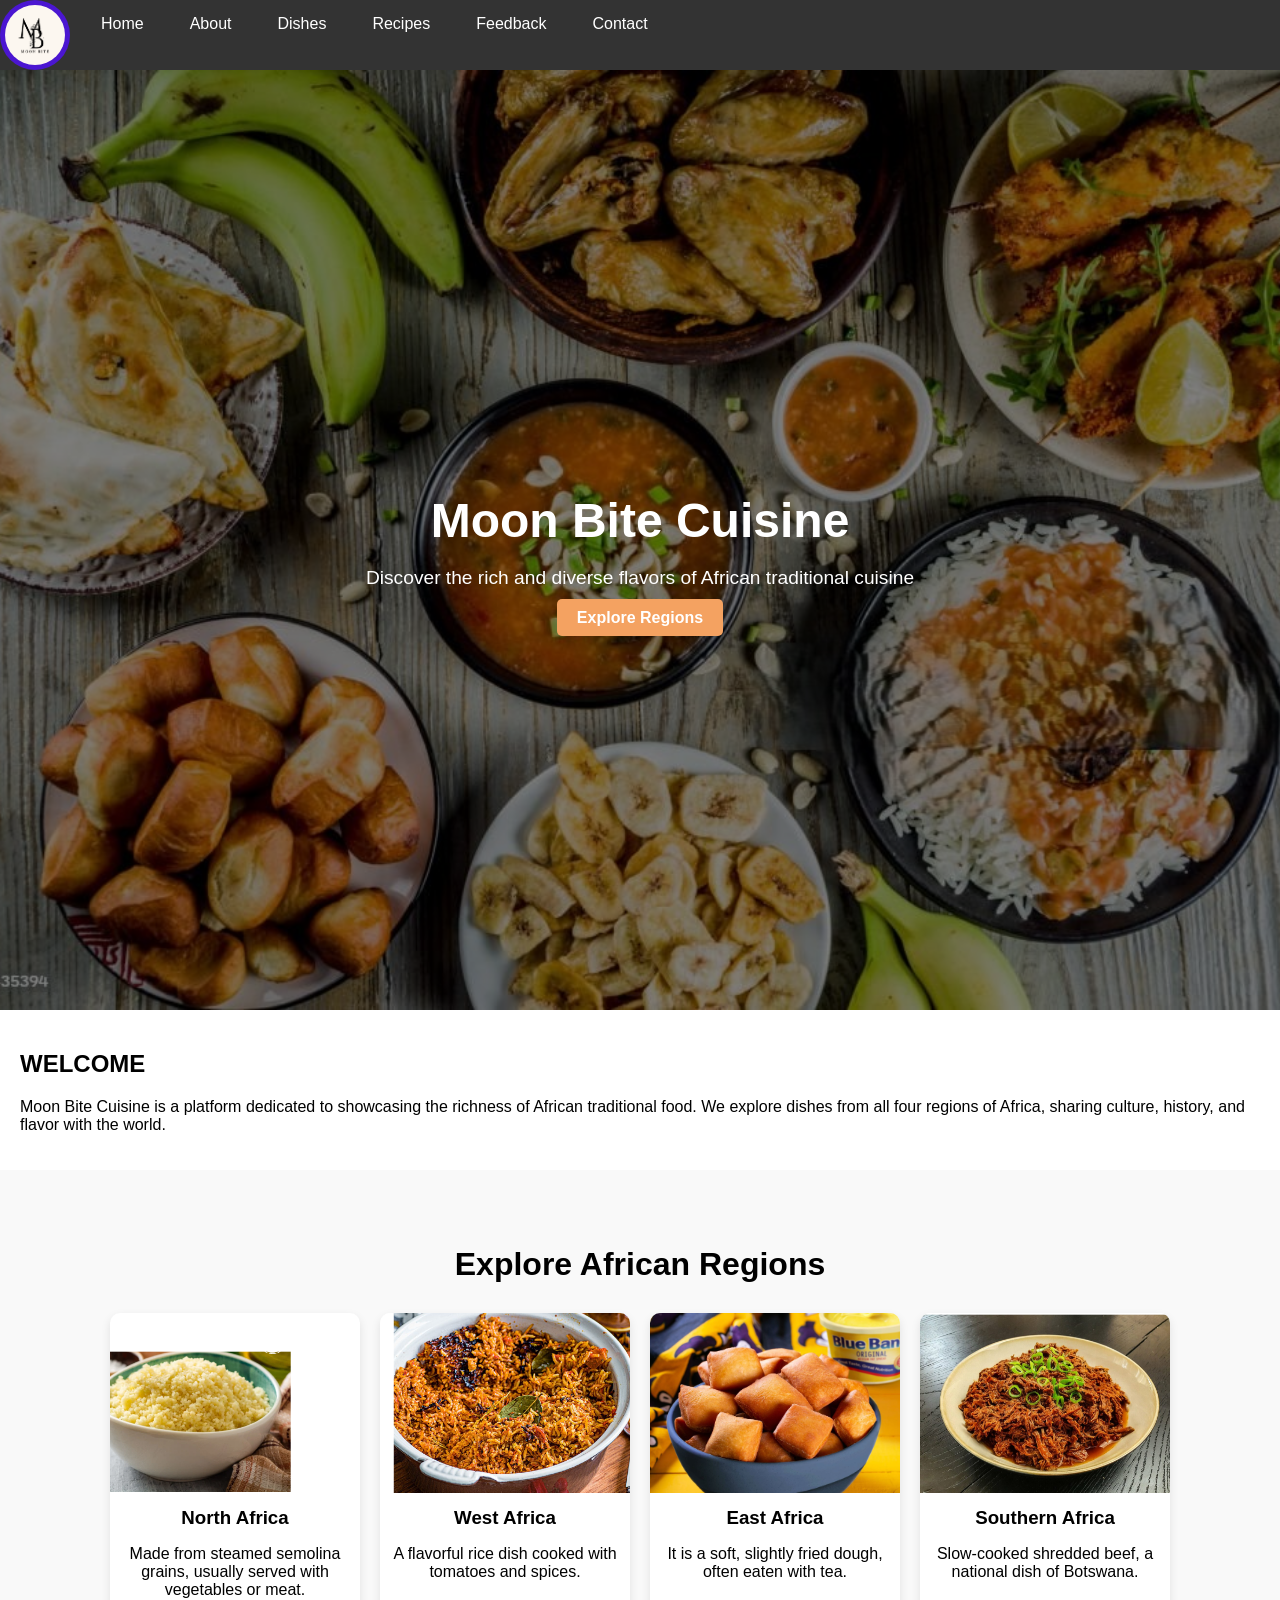
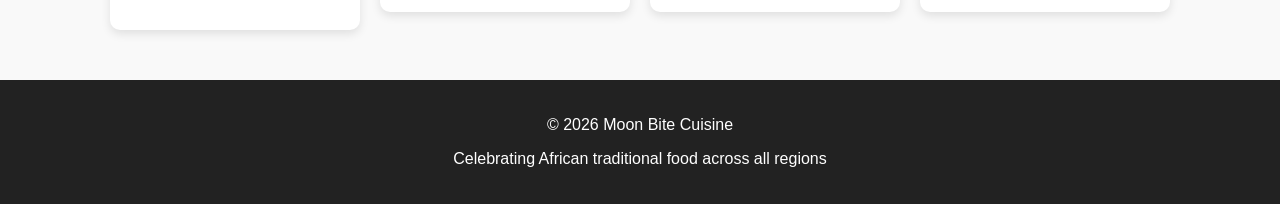
<file: index.html>
<!DOCTYPE html>
<html lang="en">
<head>
  <meta charset="UTF-8" />
  <meta name="viewport" content="width=device-width, initial-scale=1.0" />
  <title>African food</title>
  <link rel="stylesheet" href="style.css" />
</head>

<body>
  <nav>
    <img src="images/logo.png" alt="Moon Bite Cuisine logo" class="logo" />
    <a href="index.html">Home</a>
    <a href="about.html">About</a>
    <a href="dishes.html">Dishes</a>
    <a href="recipes.html">Recipes</a>
    <a href="feedback.html">Feedback</a>
    <a href="contact.html">Contact</a>
  </nav>

  <main>
    <section class="hero">
      <div class="hero-content">
        <h1>Moon Bite Cuisine</h1>
        <p>Discover the rich and diverse flavors of African traditional cuisine</p>
        <a href="#regions" class="btn">Explore Regions</a>
      </div>
    </section>

    <section>
      <h2>WELCOME</h2>
      <p>
        Moon Bite Cuisine is a platform dedicated to showcasing the richness of African traditional
        food. We explore dishes from all four regions of Africa, sharing culture, history, and flavor
        with the world.
      </p>
    </section>

    <section id="regions" class="regions">
      <h2>Explore African Regions</h2>

      <div class="region-container">
        <a href="dishes.html#north" aria-label="View North Africa dishes">
          <div class="region-card">
            <img src="images/couscous.png" alt="Couscous">
            <h3>North Africa</h3>
            <p>Made from steamed semolina grains, usually served with vegetables or meat.</p>
          </div>
        </a>

        <a href="dishes.html#west" aria-label="View West Africa dishes">
          <div class="region-card">
            <img src="images/jollof.jpg" alt="Jollof">
            <h3>West Africa</h3>
            <p>A flavorful rice dish cooked with tomatoes and spices.</p>
          </div>
        </a>

        <a href="dishes.html#east" aria-label="View East Africa dishes">
          <div class="region-card">
            <img src="images/mandazi.png" alt="Mandazi">
            <h3>East Africa</h3>
            <p>It is a soft, slightly fried dough, often eaten with tea.</p>
          </div>
        </a>

        <a href="dishes.html#southern" aria-label="View Southern Africa dishes">
          <div class="region-card">
            <img src="images/seswaa.jpg" alt="Seswaa">
            <h3>Southern Africa</h3>
            <p>Slow-cooked shredded beef, a national dish of Botswana.</p>
          </div>
        </a>
      </div>
    </section>
  </main>

  <footer class="footer">
    <p>© 2026 Moon Bite Cuisine</p>
    <p>Celebrating African traditional food across all regions</p>
  </footer>
</body>
</html>
</file>
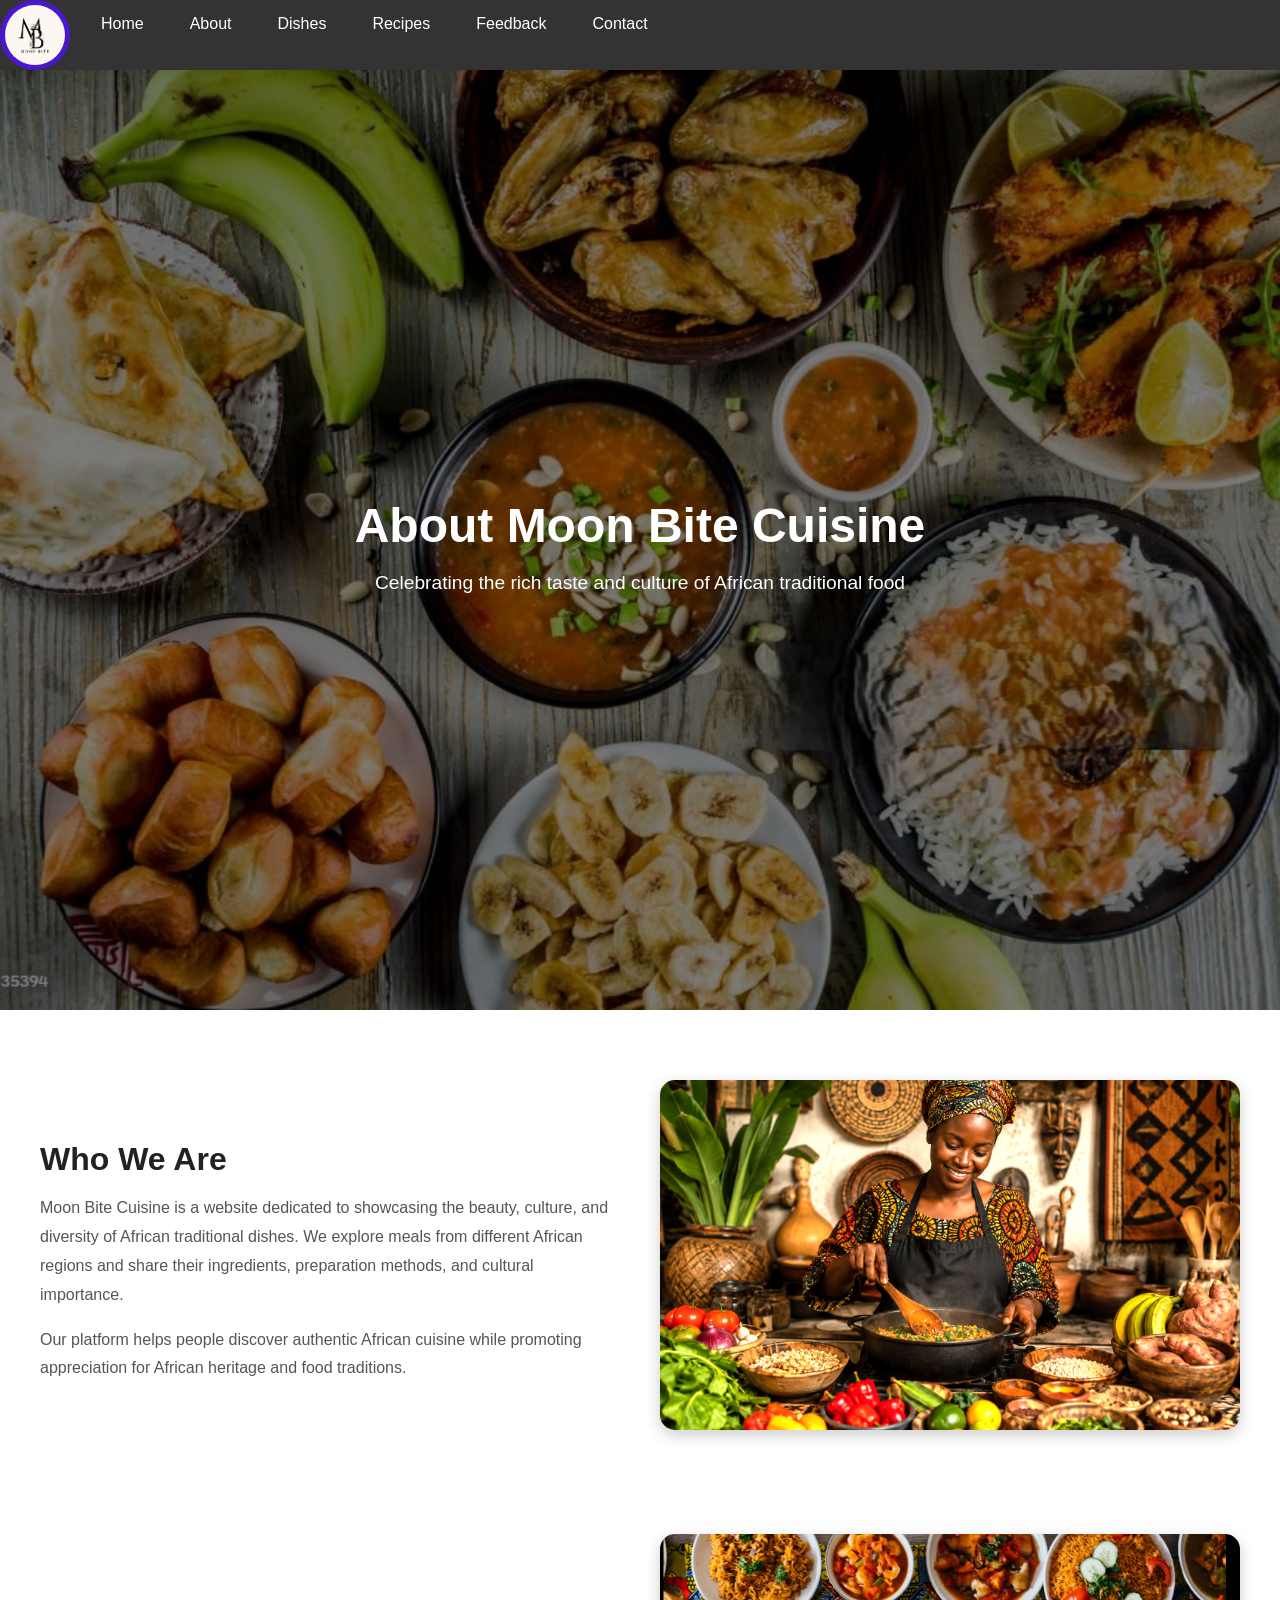
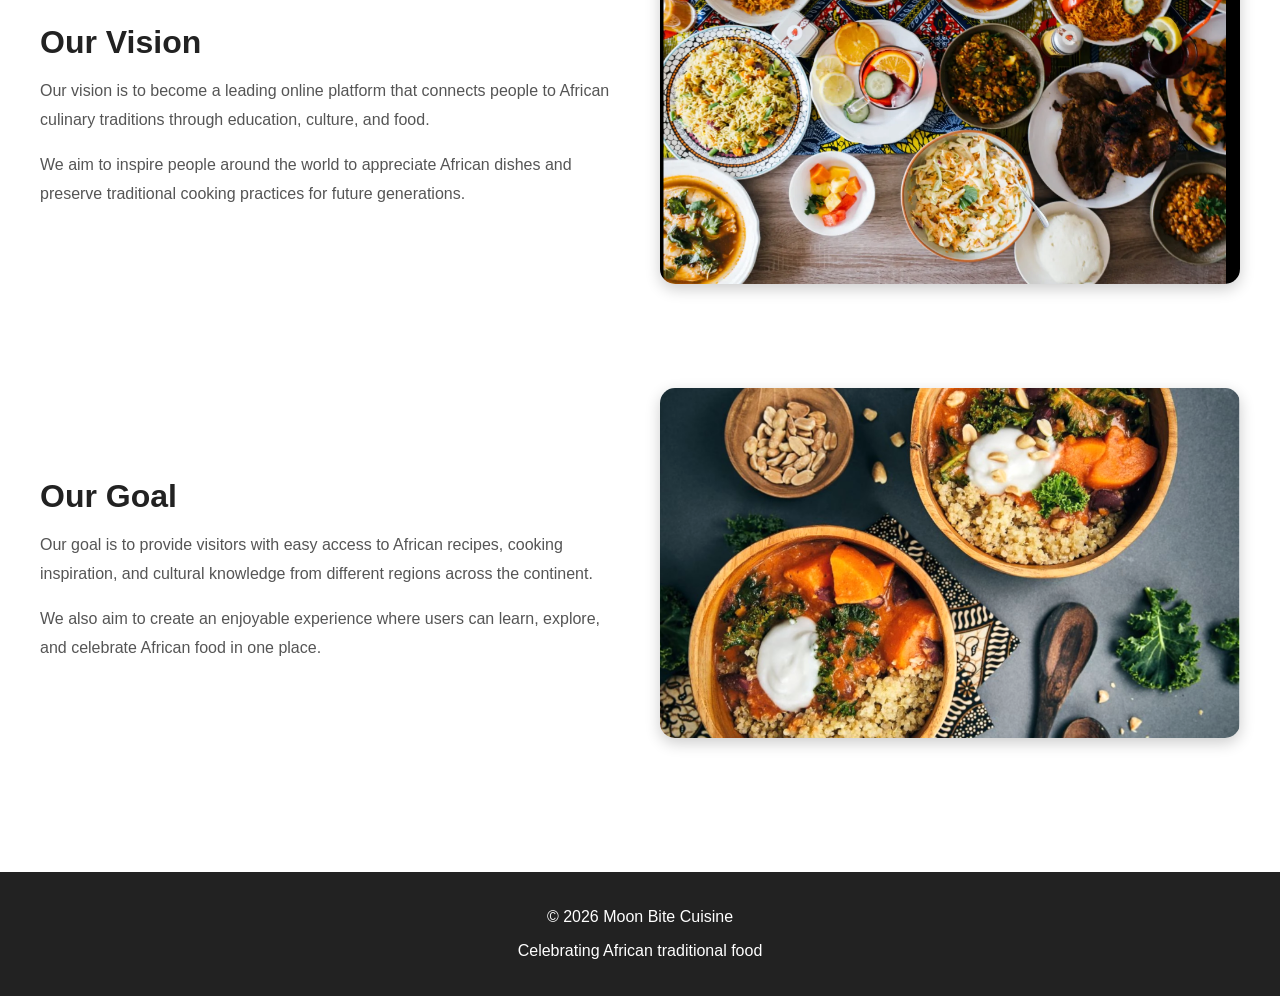
<file: about.html>
<!DOCTYPE html>
<html lang="en">
<head>
  <meta charset="UTF-8">
  <meta name="viewport" content="width=device-width, initial-scale=1.0">
  <title>About - Moon Bite Cuisine</title>
  <link rel="stylesheet" href="style.css">
</head>

<body>


<nav>
  <img src="images/logo.png" alt="Moon Bite Cuisine logo" class="logo" />

  <a href="index.html">Home</a>
  <a href="about.html">About</a>
  <a href="dishes.html">Dishes</a>
  <a href="recipes.html">Recipes</a>
  <a href="feedback.html">Feedback</a>
  <a href="contact.html">Contact</a>
</nav>


<header class="hero">
  <div class="hero-content">
    <h1>About Moon Bite Cuisine</h1>
    <p>Celebrating the rich taste and culture of African traditional food</p>
  </div>
</header>


<main class="about-container">

  
  <section class="about-section">
    <div class="about-text">
      <h2>Who We Are</h2>

      <p>
        Moon Bite Cuisine is a website dedicated to showcasing the beauty,
        culture, and diversity of African traditional dishes.
        We explore meals from different African regions and share their
        ingredients, preparation methods, and cultural importance.
      </p>

      <p>
        Our platform helps people discover authentic African cuisine while
        promoting appreciation for African heritage and food traditions.
      </p>
    </div>

    <div class="about-image">
      <img src="images/about.png" alt="About">
    </div>
  </section>

  
  <section class="about-section reverse">

    <div class="about-image">
      <img src="images/about3.png" alt="About">
    </div>

    <div class="about-text">
      <h2>Our Vision</h2>

      <p>
        Our vision is to become a leading online platform that connects people
        to African culinary traditions through education, culture, and food.
      </p>

      <p>
        We aim to inspire people around the world to appreciate African dishes
        and preserve traditional cooking practices for future generations.
      </p>
    </div>
  </section>

  
     <section class="about-section">

    <div class="about-text">
      <h2>Our Goal</h2>

      <p>
        Our goal is to provide visitors with easy access to African recipes,
        cooking inspiration, and cultural knowledge from different regions
        across the continent.
      </p>

      <p>
        We also aim to create an enjoyable experience where users can learn,
        explore, and celebrate African food in one place.
      </p>
    </div>

    <div class="about-image">
      <img src="images/about2.png " alt="About">
    </div>
  </section>

</main>


<footer class="footer">
  <p>© 2026 Moon Bite Cuisine</p>
  <p>Celebrating African traditional food</p>
</footer>

</body>
</html>
</file>
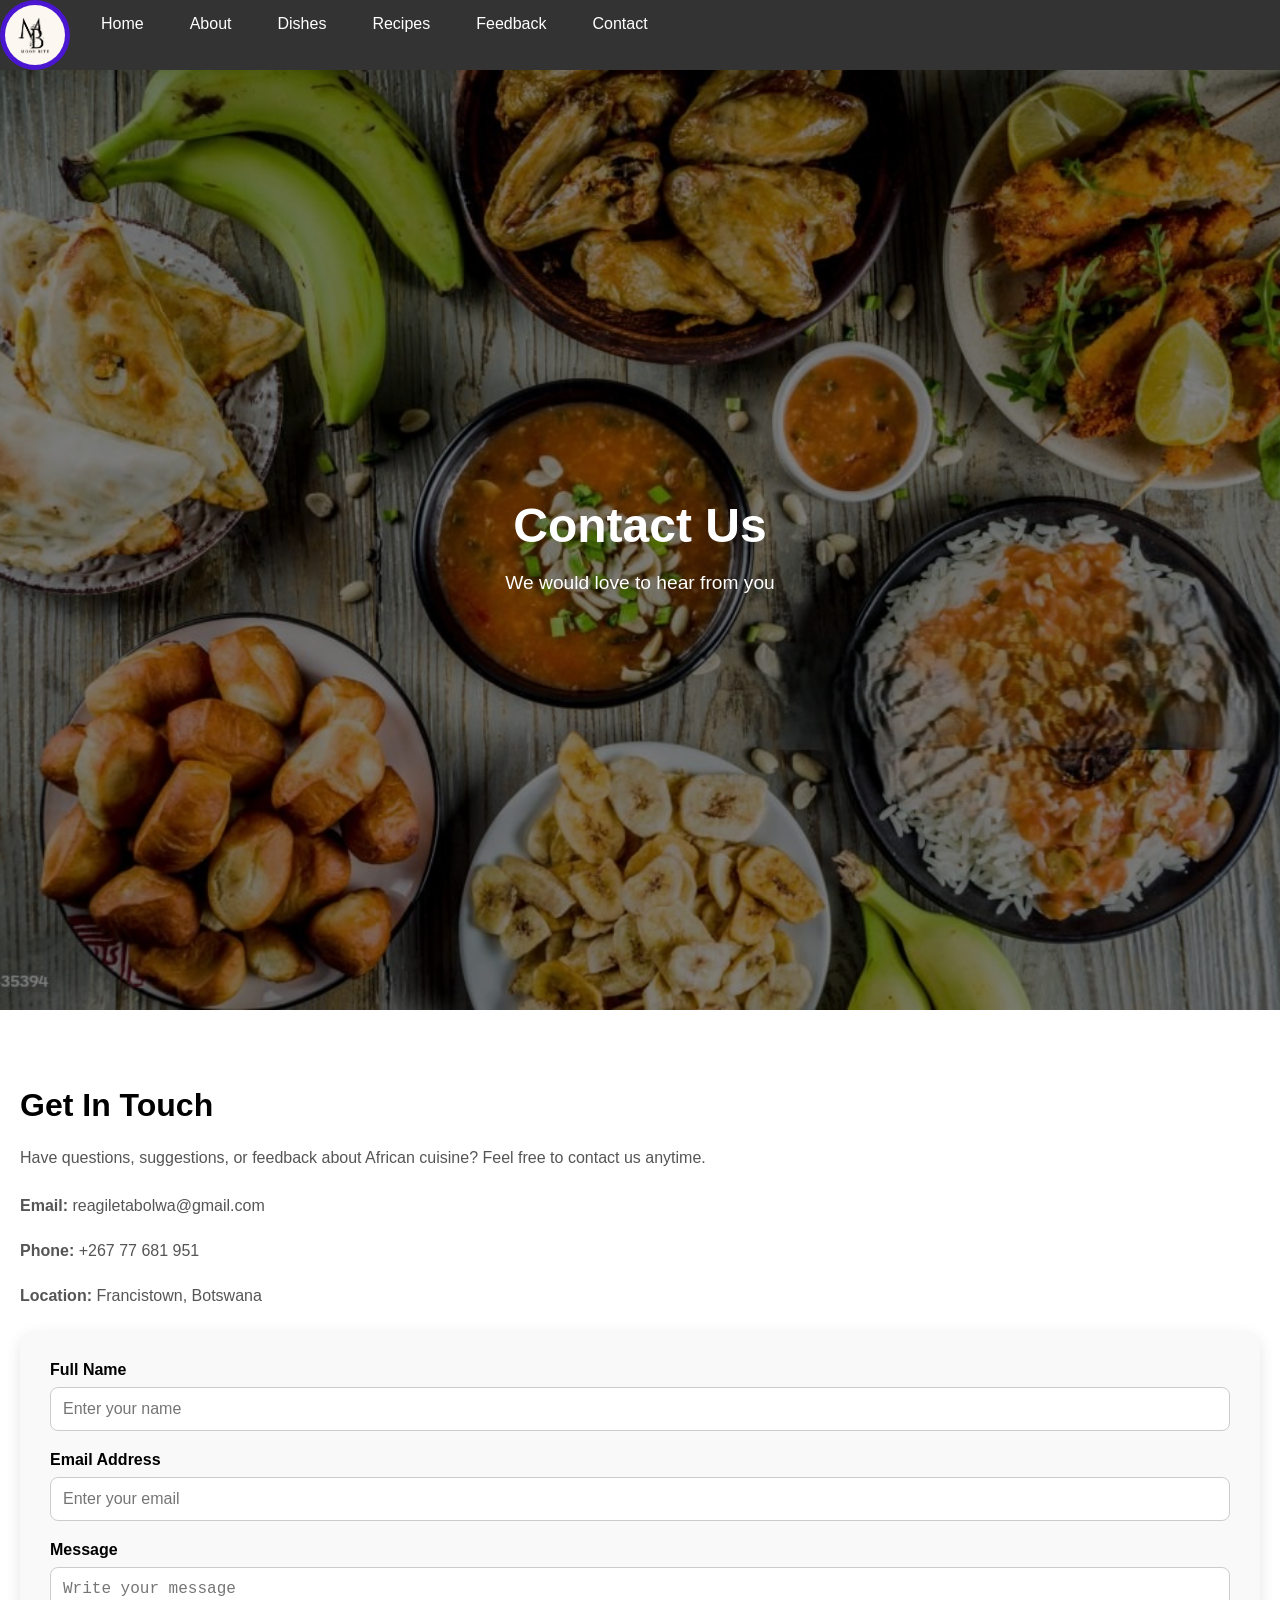
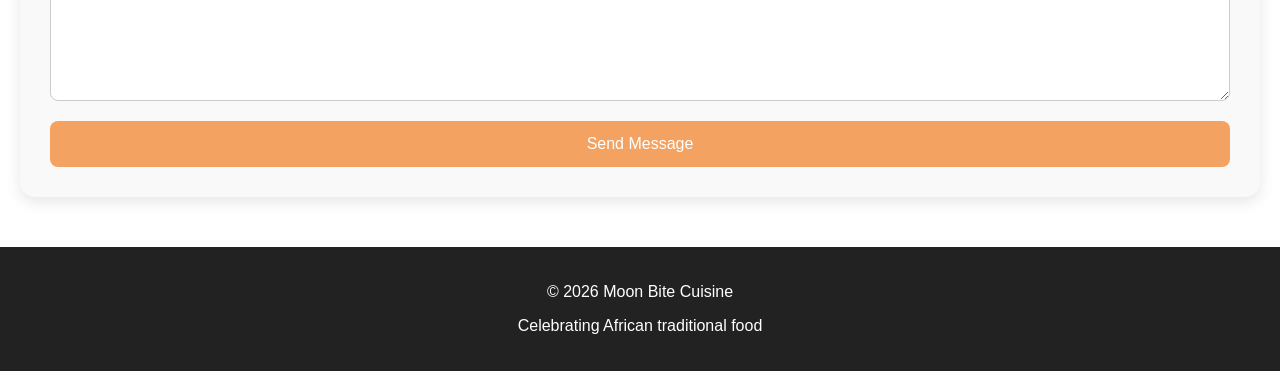
<file: contact.html>
<!DOCTYPE html>
<html lang="en">
<head>
  <meta charset="UTF-8">
  <meta name="viewport" content="width=device-width, initial-scale=1.0">
  <title>Contact - Moon Bite Cuisine</title>
  <link rel="stylesheet" href="style.css">
</head>

<body>

  <nav>
    <img src="images/logo.png" alt="Moon Bite Cuisine logo" class="logo" />

    <a href="index.html">Home</a>
    <a href="about.html">About</a>
    <a href="dishes.html">Dishes</a>
    <a href="recipes.html">Recipes</a>
    <a href="feedback.html">Feedback</a>
    <a href="contact.html">Contact</a>
  </nav>

  <header class="hero">
    <div class="hero-content">
      <h1>Contact Us</h1>
      <p>We would love to hear from you</p>
    </div>
  </header>

  <main class="contact-container">

    <div class="contact-info">

      <h2>Get In Touch</h2>

      <p>
        Have questions, suggestions, or feedback about African cuisine?
        Feel free to contact us anytime.
      </p>

      <div class="contact-details">
        <p><strong>Email:</strong> reagiletabolwa@gmail.com</p>
        <p><strong>Phone:</strong> +267 77 681 951</p>
        <p><strong>Location:</strong> Francistown, Botswana</p>
      </div>

      <div class="contact-form">
        <form>
          <label for="name">Full Name</label>
          <input type="text" id="name" placeholder="Enter your name">

          <label for="email">Email Address</label>
          <input type="email" id="email" placeholder="Enter your email">

          <label for="message">Message</label>
          <textarea id="message" rows="6" placeholder="Write your message"></textarea>

          <button type="submit">Send Message</button>
        </form>
      </div>

    </div>
  </main>

  <footer class="footer">
    <p>© 2026 Moon Bite Cuisine</p>
    <p>Celebrating African traditional food</p>
  </footer>

</body>
</html>
</file>
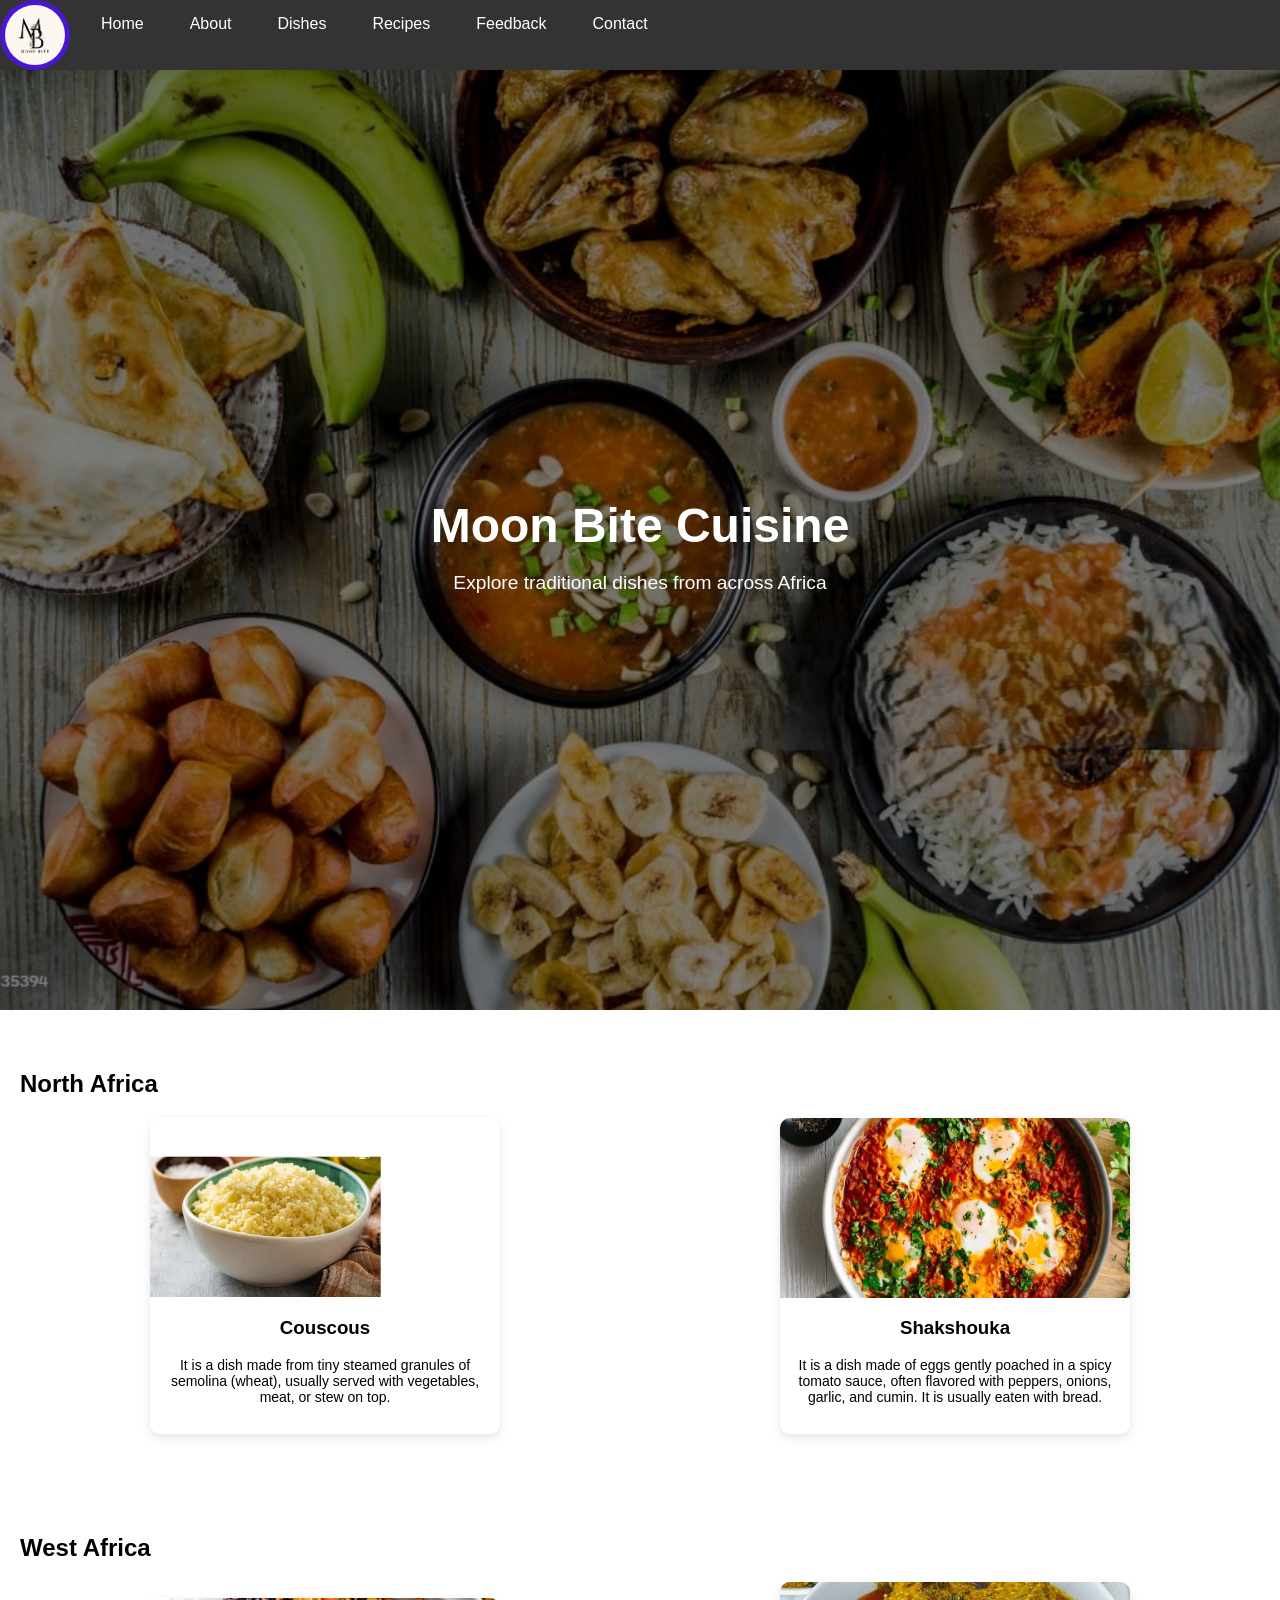
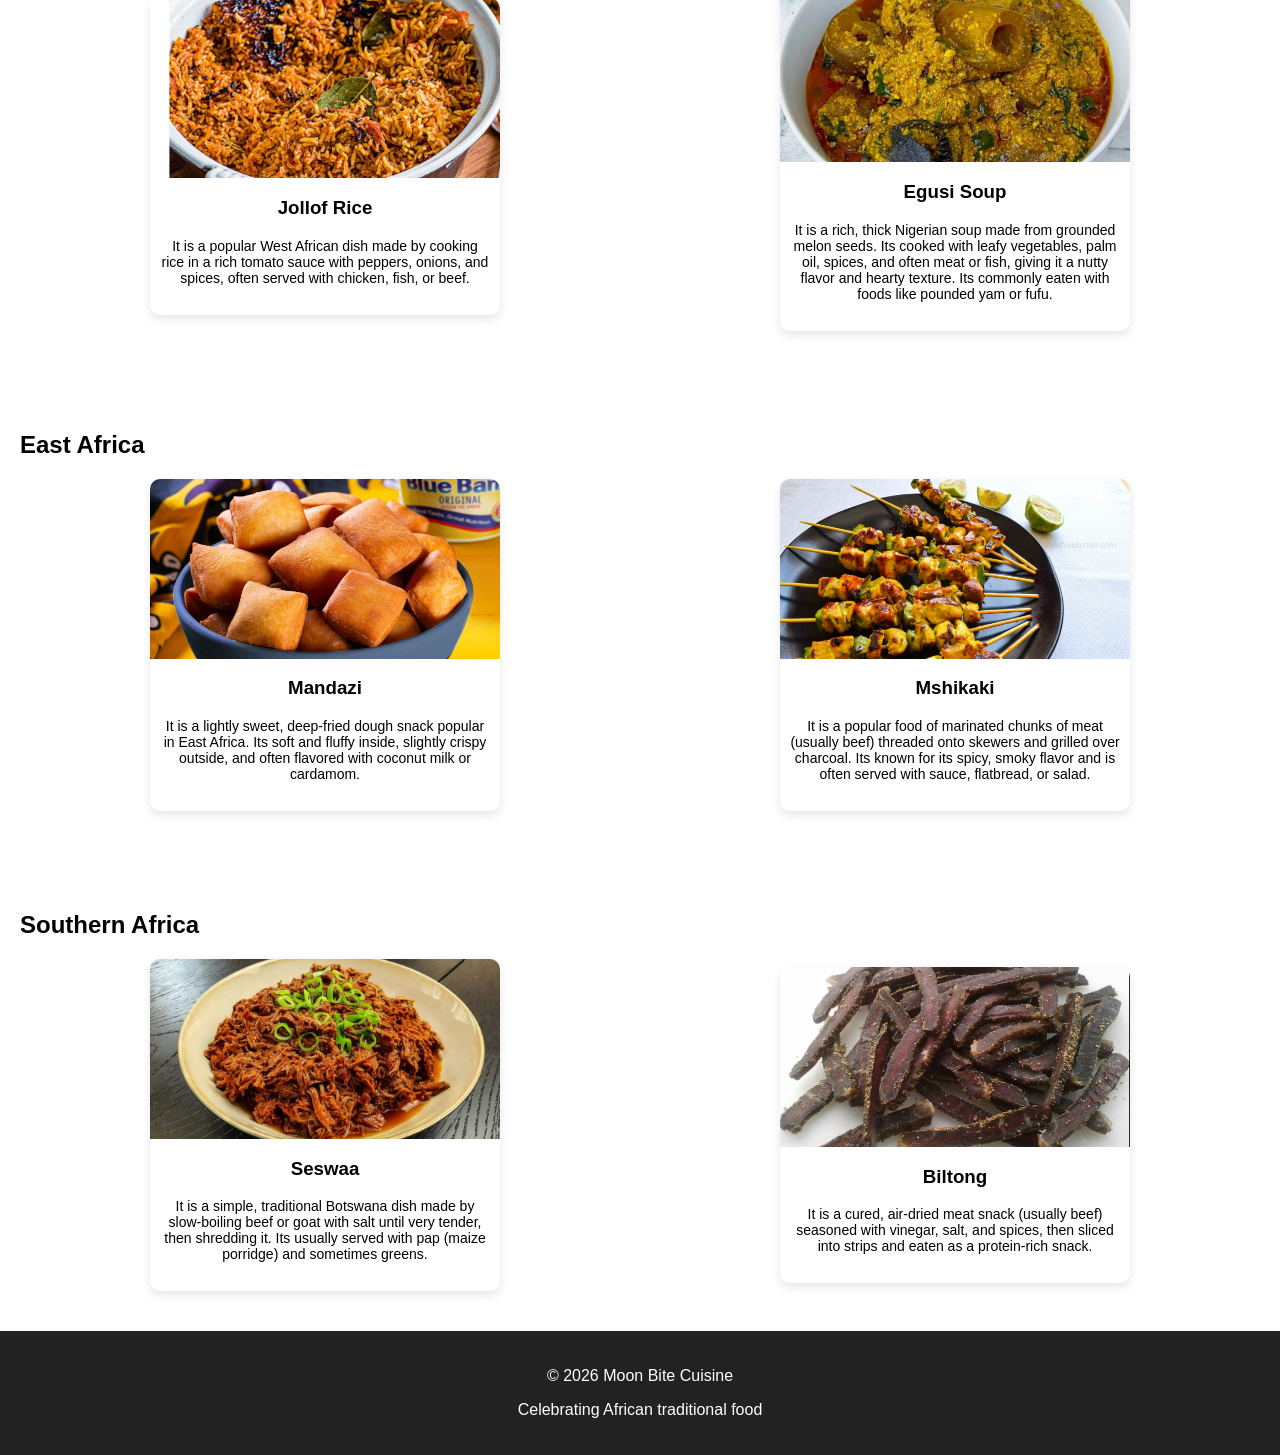
<file: dishes.html>
<!DOCTYPE html>
<html lang="en">
<head>
  <meta charset="UTF-8">
  <meta name="viewport" content="width=device-width, initial-scale=1.0">
  <title>Dishes - Moon Bite Cuisine</title>
  <link rel="stylesheet" href="style.css">
</head>

<body>

<nav>
  <img src="images/logo.png" alt="Moon Bite Cuisine logo" class="logo" />
  <a href="index.html">Home</a>
  <a href="about.html">About</a>
  <a href="dishes.html">Dishes</a>
  <a href="recipes.html">Recipes</a>
  <a href="feedback.html">Feedback</a>
  <a href="contact.html">Contact</a>
</nav>

<header class="hero">
  <div class="hero-content">
    <h1>Moon Bite Cuisine</h1>
    <p>Explore traditional dishes from across Africa</p>
  </div>
</header>

<main>

  <section id="north" class="region-section">
    <h2>North Africa</h2>

    <div class="dish-grid">

      <div class="dish-card">
        <img src="images/couscous.png" alt="Couscous">

        <h3>Couscous</h3>

        <p>
          It is a dish made from tiny steamed granules of semolina (wheat),
          usually served with vegetables, meat, or stew on top.
        </p>
      </div>

      <div class="dish-card">
        <img src="images/shakshouka.png" alt="Shakshouka">

        <h3>Shakshouka</h3>

        <p>
          It is a dish made of eggs gently poached in a spicy tomato sauce,
          often flavored with peppers, onions, garlic, and cumin.
          It is usually eaten with bread.
        </p>
      </div>

    </div>
  </section>

  <section id="west" class="region-section">
    <h2>West Africa</h2>

    <div class="dish-grid">

      <div class="dish-card">
        <img src="images/jollof.jpg" alt="Jollof Rice">

        <h3>Jollof Rice</h3>

        <p>
          It is a popular West African dish made by cooking rice in a rich
          tomato sauce with peppers, onions, and spices, often served with
          chicken, fish, or beef.
        </p>
      </div>

      <div class="dish-card">
        <img src="images/egusi.png" alt="Egusi">

        <h3>Egusi Soup</h3>

        <p>
          It is a rich, thick Nigerian soup made from grounded melon seeds.
          Its cooked with leafy vegetables, palm oil, spices, and often
          meat or fish, giving it a nutty flavor and hearty texture.
          Its commonly eaten with foods like pounded yam or fufu.
        </p>
      </div>

    </div>
  </section>

  <section id="east" class="region-section">
    <h2>East Africa</h2>

    <div class="dish-grid">

      <div class="dish-card">
        <img src="images/mandazi.png" alt="Mandazi">

        <h3>Mandazi</h3>

        <p>
          It is a lightly sweet, deep-fried dough snack popular in East Africa.
          Its soft and fluffy inside, slightly crispy outside, and often flavored
          with coconut milk or cardamom.
        </p>
      </div>

      <div class="dish-card">
        <img src="images/mshikaki.png" alt="Mshikaki">

        <h3>Mshikaki</h3>

        <p>
          It is a popular food of marinated chunks of meat (usually beef)
          threaded onto skewers and grilled over charcoal.
          Its known for its spicy, smoky flavor and is often served
          with sauce, flatbread, or salad.
        </p>
      </div>

    </div>
  </section>

  <section id="southern" class="region-section">
    <h2>Southern Africa</h2>

    <div class="dish-grid">

      <div class="dish-card">
        <img src="images/seswaa.jpg" alt="Seswaa">

        <h3>Seswaa</h3>

        <p>
          It is a simple, traditional Botswana dish made by slow-boiling
          beef or goat with salt until very tender, then shredding it.
          Its usually served with pap (maize porridge) and sometimes greens.
        </p>
      </div>

      <div class="dish-card">
        <img src="images/biltong.png" alt="Biltong">

        <h3>Biltong</h3>

        <p>
          It is a cured, air-dried meat snack (usually beef) seasoned with
          vinegar, salt, and spices, then sliced into strips and eaten as
          a protein-rich snack.
        </p>
      </div>

    </div>
  </section>

</main>

<footer class="footer">
  <p>© 2026 Moon Bite Cuisine</p>
  <p>Celebrating African traditional food</p>
</footer>

</body>
</html>
</file>
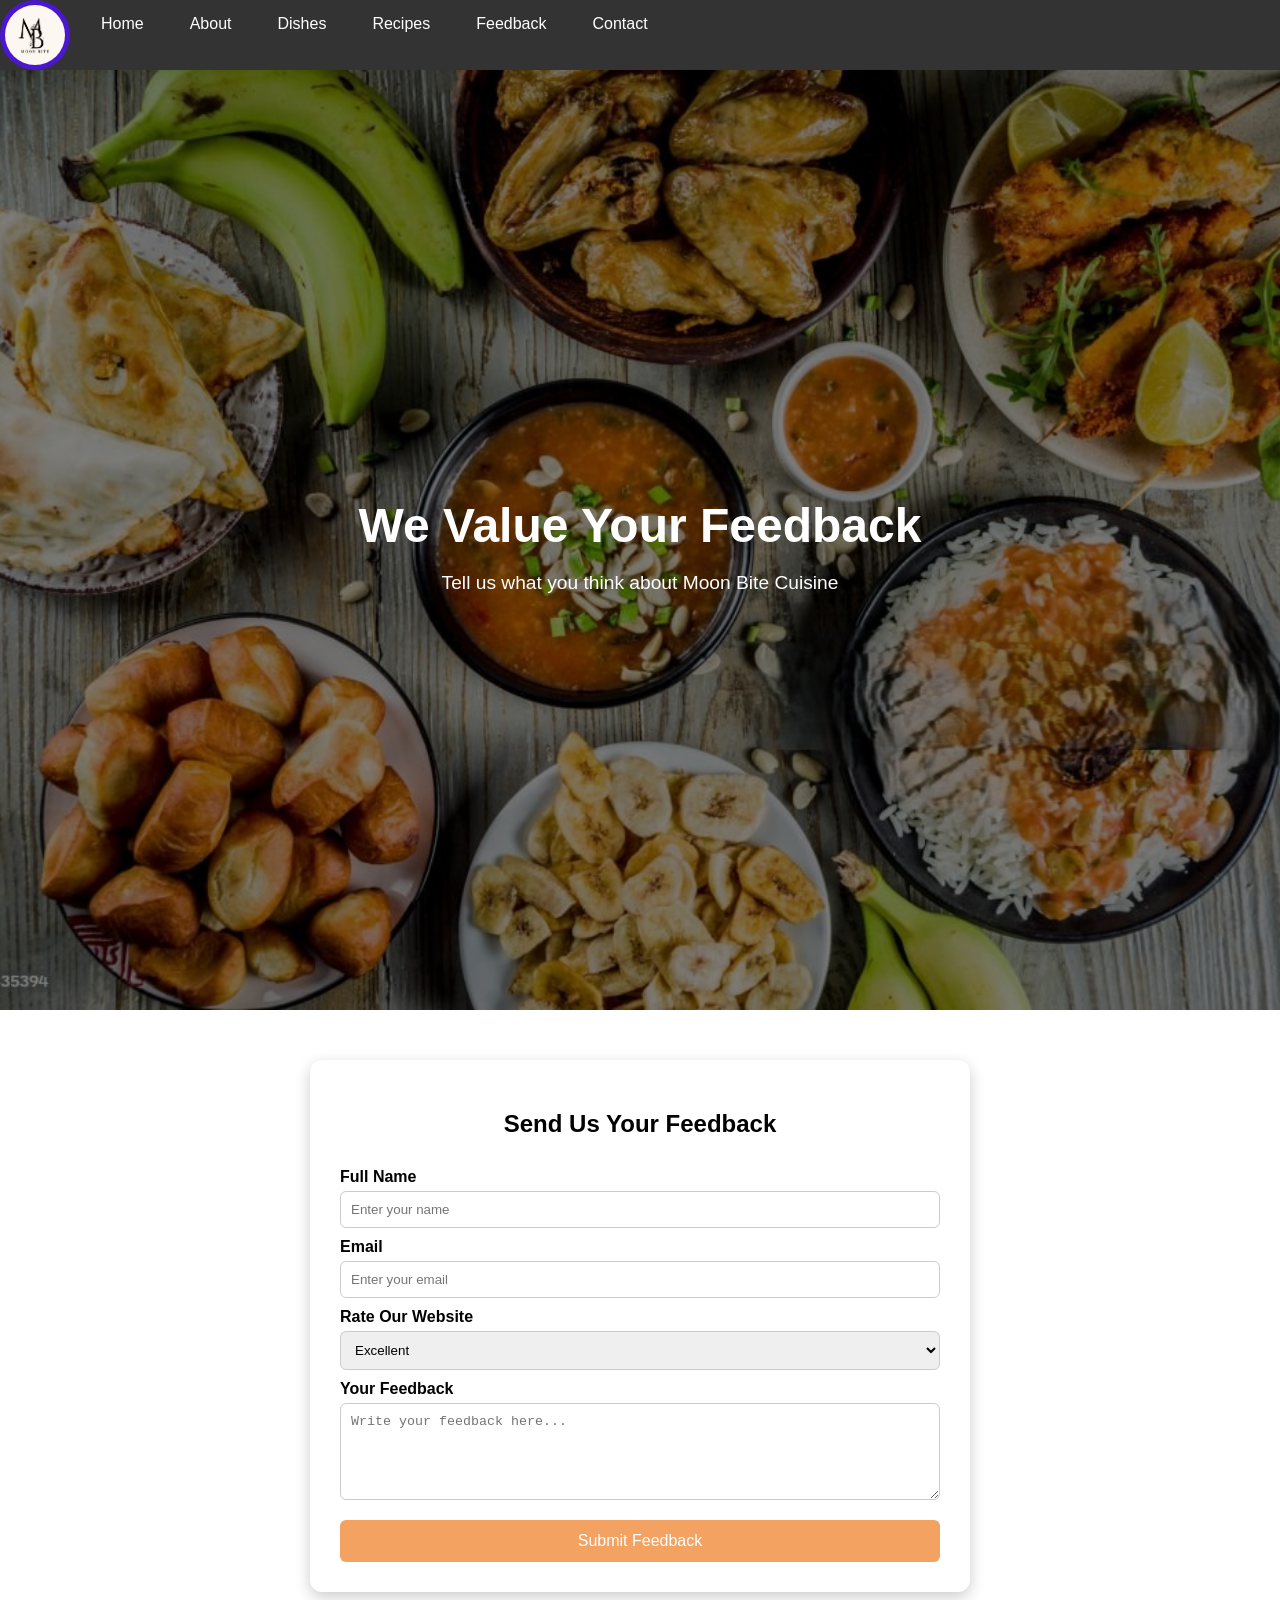
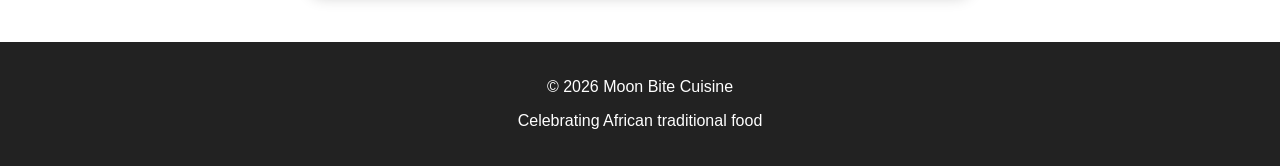
<file: feedback.html>
<!DOCTYPE html>
<html lang="en">
<head>
  <meta charset="UTF-8">
  <meta name="viewport" content="width=device-width, initial-scale=1.0">
  <title>Feedback - Moon Bite Cuisine</title>
  <link rel="stylesheet" href="style.css">
</head>

<body>

<nav>
  <img src="images/logo.png" alt="Moon Bite Cuisine logo" class="logo" />

  <a href="index.html">Home</a>
  <a href="about.html">About</a>
  <a href="dishes.html">Dishes</a>
  <a href="recipes.html">Recipes</a>
  <a href="feedback.html">Feedback</a>
  <a href="contact.html">Contact</a>
</nav>

<header class="hero">
  <div class="hero-content">
    <h1>We Value Your Feedback</h1>
    <p>Tell us what you think about Moon Bite Cuisine</p>
  </div>
</header>

<main class="feedback-container">

  <section class="feedback-box">

    <h2>Send Us Your Feedback</h2>

    <form action="#" method="post">

      <label for="name">Full Name</label>
      <input type="text" id="name" name="name" placeholder="Enter your name" required>

      <label for="email">Email</label>
      <input type="email" id="email" name="email" placeholder="Enter your email" required>

      <label for="rating">Rate Our Website</label>
      <select id="rating" name="rating">
        <option value="excellent">Excellent</option>
        <option value="good">Good</option>
        <option value="average">Average</option>
        <option value="poor">Poor</option>
      </select>

      <label for="message">Your Feedback</label>
      <textarea id="message" name="message" rows="5" placeholder="Write your feedback here..." required></textarea>

      <button type="submit">Submit Feedback</button>

    </form>

  </section>

</main>

<footer class="footer">
  <p>© 2026 Moon Bite Cuisine</p>
  <p>Celebrating African traditional food</p>
</footer>

</body>
</html>
</file>
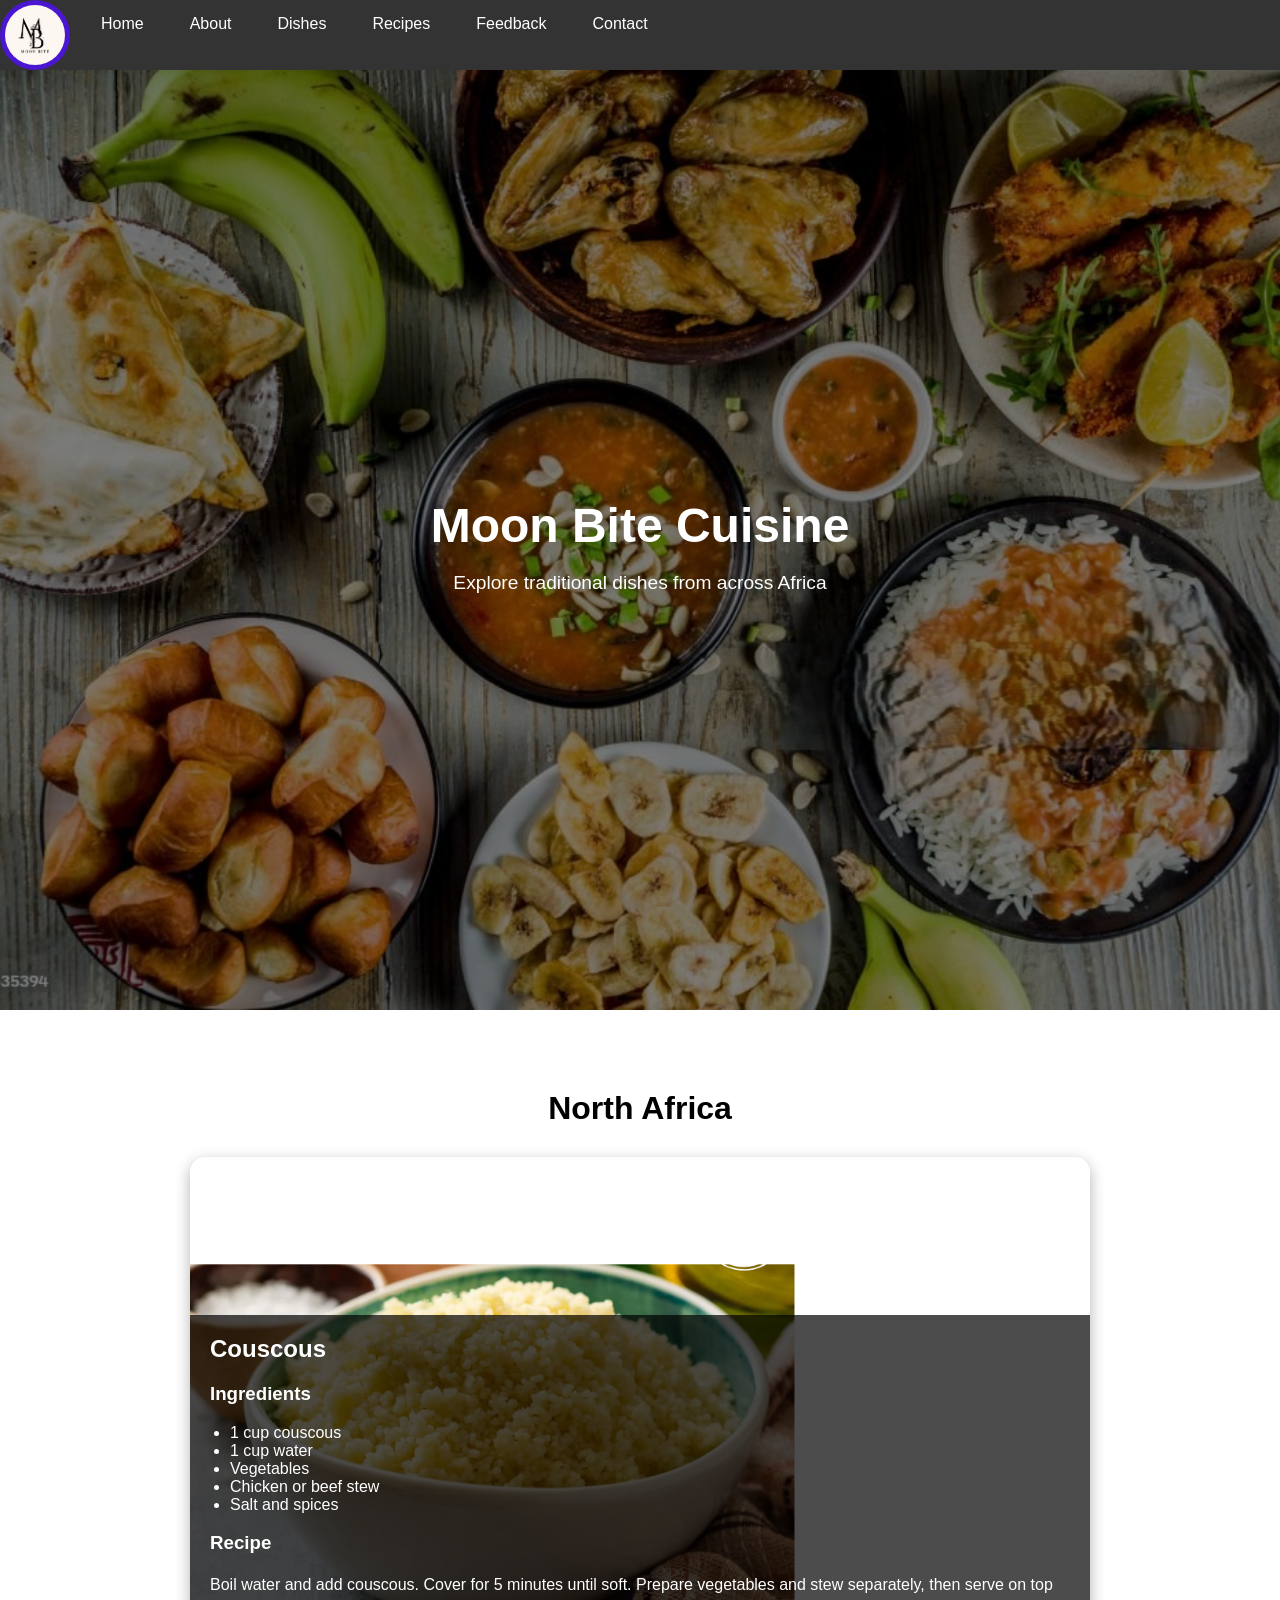
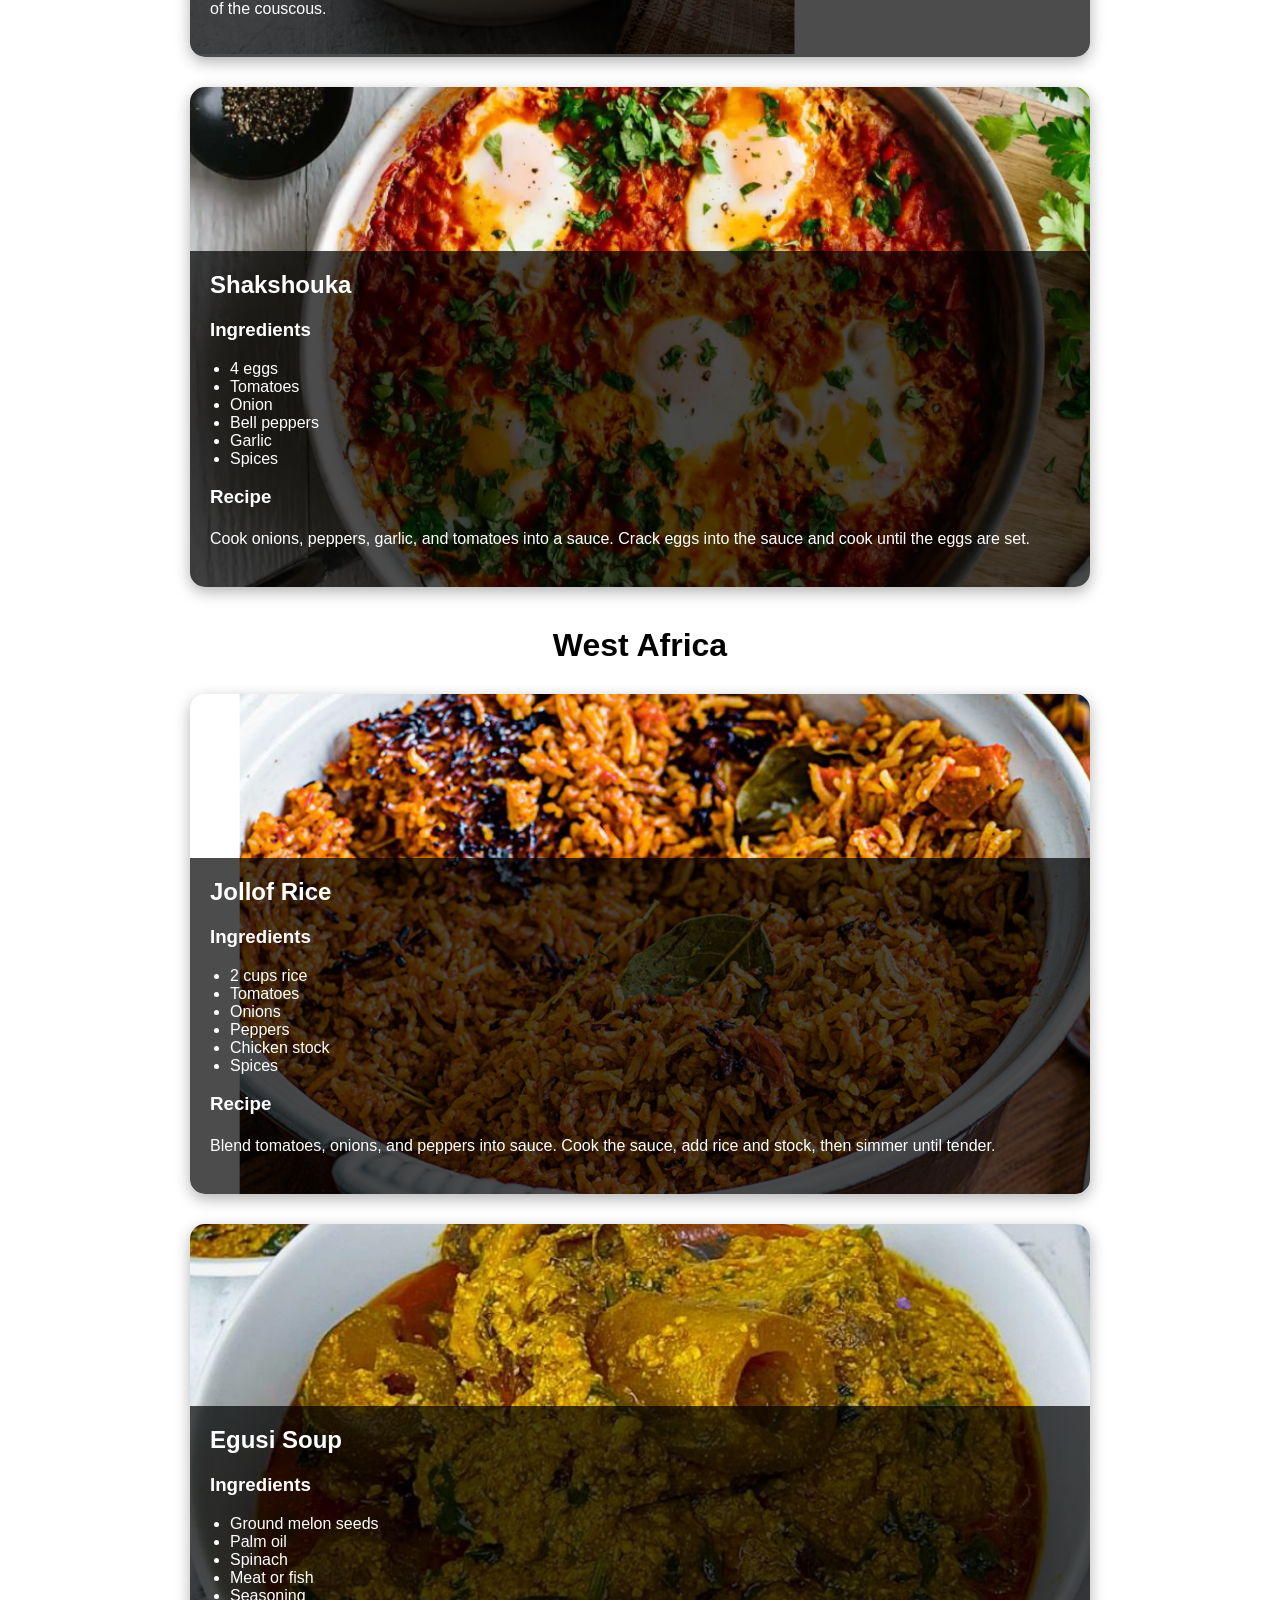
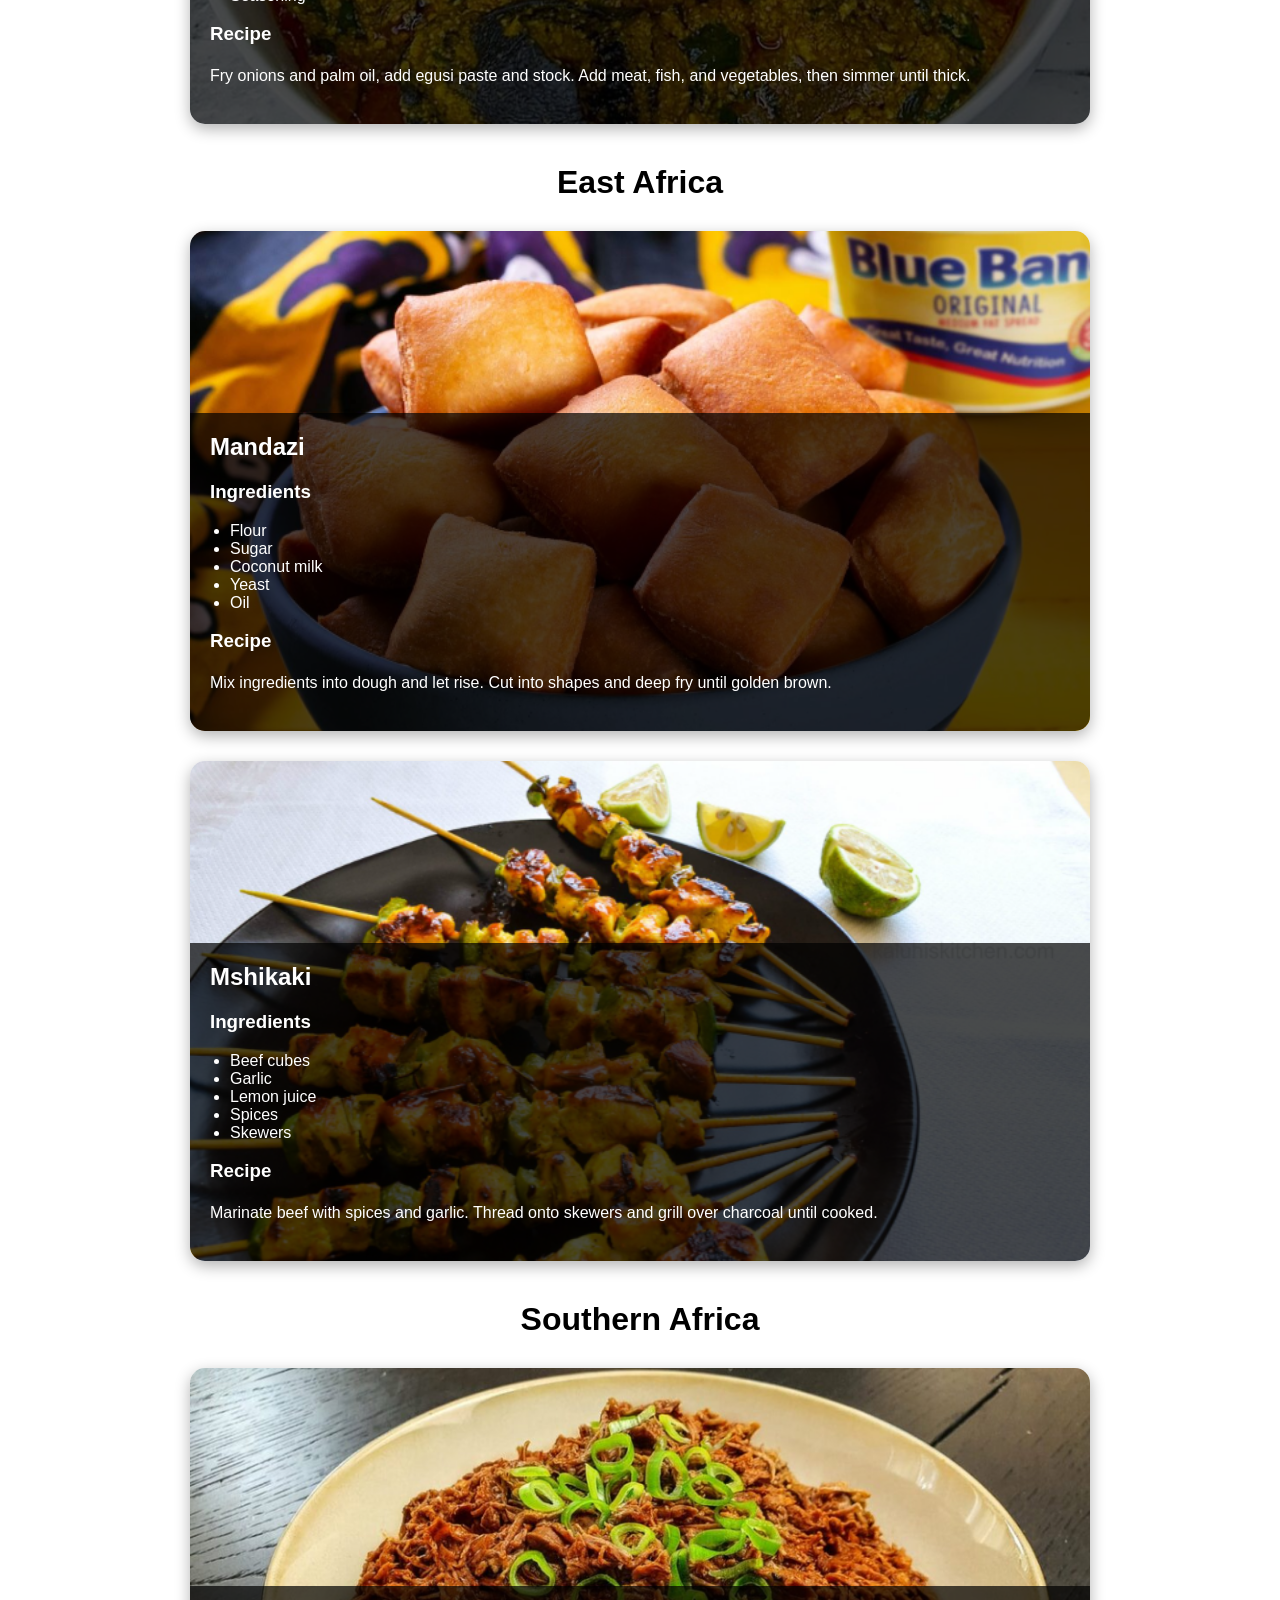
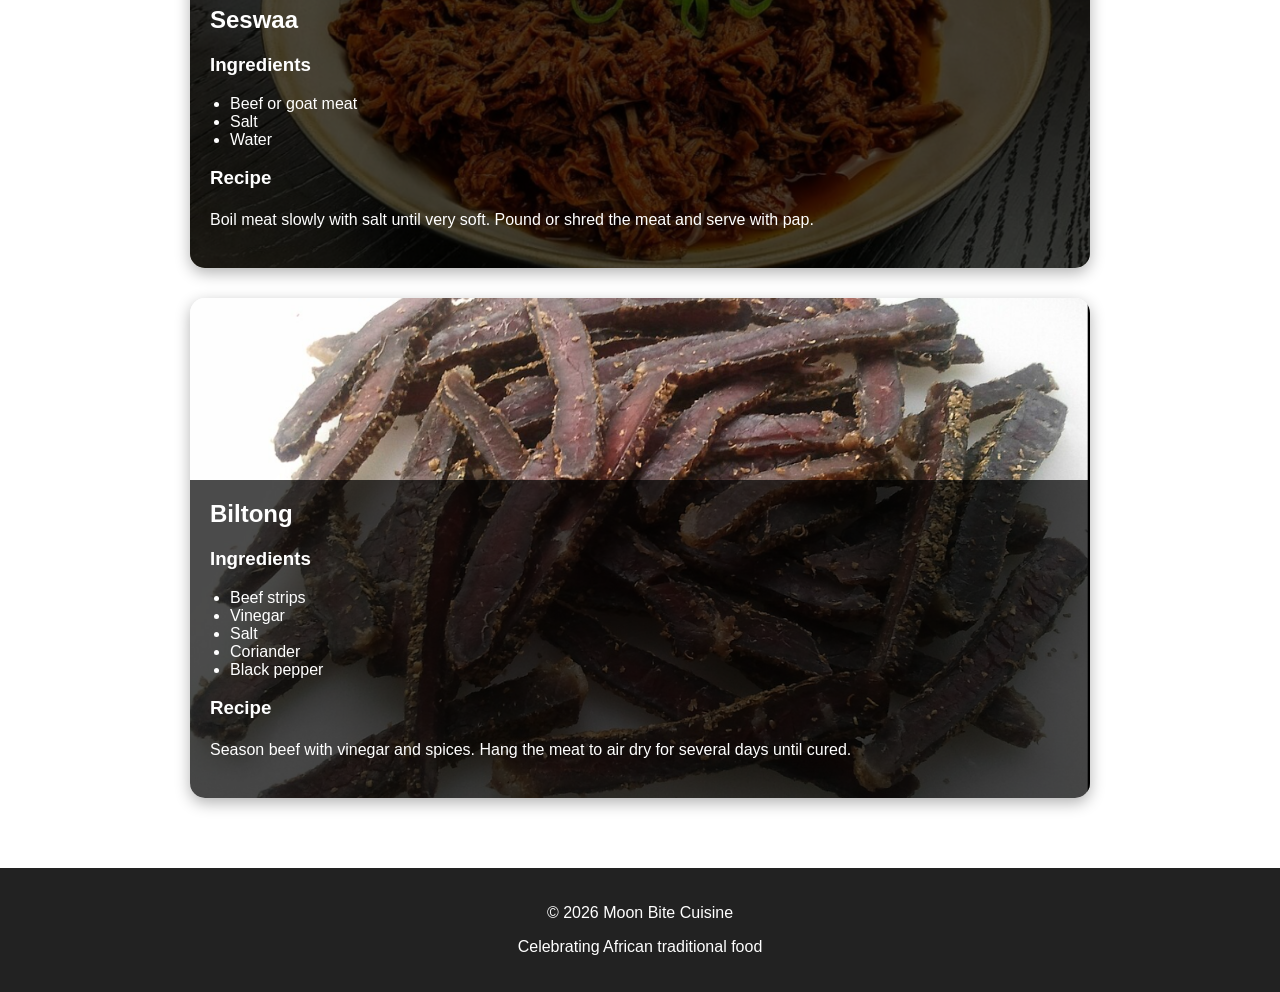
<file: recipes.html>
<!DOCTYPE html>
<html lang="en">
<head>
  <meta charset="UTF-8" />
  <meta name="viewport" content="width=device-width, initial-scale=1.0" />
  <title>African food</title>
  <link rel="stylesheet" href="style.css" />
</head>

<body>
  <nav>
    <img src="images/logo.png" alt="Moon Bite Cuisine logo" class="logo" />
    <a href="index.html">Home</a>
    <a href="about.html">About</a>
    <a href="dishes.html">Dishes</a>
    <a href="recipes.html">Recipes</a>
    <a href="feedback.html">Feedback</a>
    <a href="contact.html">Contact</a>
  </nav>
<header class="hero">
      <div class="hero-content">
        <h1>Moon Bite Cuisine</h1>
        <p>Explore traditional dishes from across Africa</p>
      </div>
 </header>

 <main class="recipes-container">

    <h2 class="region-title">North Africa</h2>

  <div class="recipe-card" id="couscous">
    <img src="images/couscous.png" alt="Couscous">

    <div class="recipe-overlay">
      <h2>Couscous</h2>

      <h3>Ingredients</h3>
      <ul>
        <li>1 cup couscous</li>
        <li>1 cup water</li>
        <li>Vegetables</li>
        <li>Chicken or beef stew</li>
        <li>Salt and spices</li>
      </ul>

      <h3>Recipe</h3>
      <p>
        Boil water and add couscous. Cover for 5 minutes until soft.
        Prepare vegetables and stew separately, then serve on top of the couscous.
      </p>
    </div>
  </div>

  <div class="recipe-card" id="shakshouka">
    <img src="images/shakshouka.png" alt="Shakshouka">

    <div class="recipe-overlay">
      <h2>Shakshouka</h2>

      <h3>Ingredients</h3>
      <ul>
        <li>4 eggs</li>
        <li>Tomatoes</li>
        <li>Onion</li>
        <li>Bell peppers</li>
        <li>Garlic</li>
        <li>Spices</li>
      </ul>

      <h3>Recipe</h3>
      <p>
        Cook onions, peppers, garlic, and tomatoes into a sauce.
        Crack eggs into the sauce and cook until the eggs are set.
      </p>
    </div>
  </div>

    <h2 class="region-title">West Africa</h2>

  <div class="recipe-card" id="jollof">
    <img src="images/jollof.jpg" alt="Jollof Rice">

    <div class="recipe-overlay">
      <h2>Jollof Rice</h2>

      <h3>Ingredients</h3>
      <ul>
        <li>2 cups rice</li>
        <li>Tomatoes</li>
        <li>Onions</li>
        <li>Peppers</li>
        <li>Chicken stock</li>
        <li>Spices</li>
      </ul>

      <h3>Recipe</h3>
      <p>
        Blend tomatoes, onions, and peppers into sauce.
        Cook the sauce, add rice and stock, then simmer until tender.
      </p>
    </div>
  </div>

  <div class="recipe-card" id="egusi">
    <img src="images/egusi.png" alt="Egusi Soup">

    <div class="recipe-overlay">
      <h2>Egusi Soup</h2>

      <h3>Ingredients</h3>
      <ul>
        <li>Ground melon seeds</li>
        <li>Palm oil</li>
        <li>Spinach</li>
        <li>Meat or fish</li>
        <li>Seasoning</li>
      </ul>

      <h3>Recipe</h3>
      <p>
        Fry onions and palm oil, add egusi paste and stock.
        Add meat, fish, and vegetables, then simmer until thick.
      </p>
    </div>
  </div>

    <h2 class="region-title">East Africa</h2>

  <div class="recipe-card" id="mandazi">
    <img src="images/mandazi.png" alt="Mandazi">

    <div class="recipe-overlay">
      <h2>Mandazi</h2>

      <h3>Ingredients</h3>
      <ul>
        <li>Flour</li>
        <li>Sugar</li>
        <li>Coconut milk</li>
        <li>Yeast</li>
        <li>Oil</li>
      </ul>

      <h3>Recipe</h3>
      <p>
        Mix ingredients into dough and let rise.
        Cut into shapes and deep fry until golden brown.
      </p>
    </div>
  </div>

  <div class="recipe-card" id="mshikaki">
    <img src="images/mshikaki.png" alt="Mshikaki">

    <div class="recipe-overlay">
      <h2>Mshikaki</h2>

      <h3>Ingredients</h3>
      <ul>
        <li>Beef cubes</li>
        <li>Garlic</li>
        <li>Lemon juice</li>
        <li>Spices</li>
        <li>Skewers</li>
      </ul>

      <h3>Recipe</h3>
      <p>
        Marinate beef with spices and garlic.
        Thread onto skewers and grill over charcoal until cooked.
      </p>
    </div>
  </div>

    <h2 class="region-title">Southern Africa</h2>

  <div class="recipe-card" id="seswaa">
    <img src="images/seswaa.jpg" alt="Seswaa">

    <div class="recipe-overlay">
      <h2>Seswaa</h2>

      <h3>Ingredients</h3>
      <ul>
        <li>Beef or goat meat</li>
        <li>Salt</li>
        <li>Water</li>
      </ul>

      <h3>Recipe</h3>
      <p>
        Boil meat slowly with salt until very soft.
        Pound or shred the meat and serve with pap.
      </p>
    </div>
  </div>

  <div class="recipe-card" id="biltong">
    <img src="images/biltong.png" alt="Biltong">

    <div class="recipe-overlay">
      <h2>Biltong</h2>

      <h3>Ingredients</h3>
      <ul>
        <li>Beef strips</li>
        <li>Vinegar</li>
        <li>Salt</li>
        <li>Coriander</li>
        <li>Black pepper</li>
      </ul>

      <h3>Recipe</h3>
      <p>
        Season beef with vinegar and spices.
        Hang the meat to air dry for several days until cured.
      </p>
    </div>
  </div>

</main>
<footer class="footer">
  <p>© 2026 Moon Bite Cuisine</p>
  <p>Celebrating African traditional food</p>
</footer>

</body>
</html>
</file>
<file: style.css>
body {
  font-family: Arial;
  margin: 0;
}

header {
  background-color: #09f0dd;
  color: white;
  text-align: left;
  padding: 20px;
}

nav {
  background-color: #333;
  text-align: left;
}

nav a {
  color: white;
  padding: 15px;
  display: inline-block;
  text-decoration: none;
}

nav a:hover {
  background-color: #555;
}

section {
  padding: 20px;
}

.footer {
  background-color: #222;
  color: white;
  text-align: center;
  padding: 20px;
}


.regions {
  padding: 50px 20px;
  text-align: center;
  background-color: #f9f9f9;
}

.regions h2 {
  font-size: 2rem;
  margin-bottom: 30px;
}

.region-container {
  display: flex;
  flex-wrap: wrap;
  justify-content: center;
  gap: 20px;
}

.region-card {
  width: 250px;
  background: white;
  border-radius: 10px;
  overflow: hidden;
  box-shadow: 0 4px 10px rgba(0,0,0,0.1);
}

.region-card img {
  width: 100%;
  height: 180px;
  object-fit: cover;
}

.region-card h3 {
  margin: 10px 0;
}

.region-card p {
  padding: 0 10px 15px;
}


.hero {
  height: 100vh;
  background: url("images/hero.jpg") no-repeat center center/cover;
  display: flex;
  justify-content: center;
  align-items: center;
  text-align: center;
  color: white;
  position: relative;
}

/* Dark overlay for better text visibility */
.hero::before {
  content: "";
  position: absolute;
  top: 0;
  left: 0;
  width: 100%;
  height: 100%;
  background: rgba(0, 0, 0, 0.5);
}

/* Content stays above overlay */
.hero-content {
  position: relative;
  z-index: 1;
}

.hero h1 {
  font-size: 3rem;
  margin-bottom: 10px;
}

.hero p {
  font-size: 1.2rem;
  margin-bottom: 20px;
}

.btn {
  padding: 10px 20px;
  background-color: #f4a261;
  color: white;
  text-decoration: none;
  border-radius: 5px;
  font-weight: bold;
}

.btn:hover {
  background-color: #e76f51;
}

.region-container a {
  text-decoration: none;
  color: inherit;
}

.region-card {
  cursor: pointer;
  transition: transform 0.3s ease;
}

.region-card:hover {
  transform: scale(1.03);
}
nav {
  display: flex;
  align-items: right;
  gap: 16px; /* space between logo and links */
}

.logo {
  width: 60px;
  height: 60px;
  object-fit: cover;
  border-radius: 50%;
  background-color: rgb(75, 22, 209);
  padding: 5px;
}

.page-header {
  text-align: center;
  padding: 40px 20px;
}

.region-section {
  padding: 40px 20px;
}

.region-section h2 {
  margin-bottom: 20px;
}

.dish-grid {
  display: grid;
  grid-template-columns: repeat(auto-fit, minmax(200px, 1fr));
  gap: 20px;
}

.dish-card {
  background: #fff;
  border-radius: 10px;
  overflow: hidden;
  box-shadow: 0 4px 10px rgba(0,0,0,0.1);
  text-align: center;
  padding-bottom: 15px;
  transition: transform 0.3s;
}

.dish-card:hover {
  transform: scale(1.03);
}


.dish-card p {
  font-size: 14px;
  padding: 0 10px;
}

.region-card img {
  width: 100%;
  height: 180px;
  object-fit: cover;
}

.dish-card {
  background: #fff;
  border-radius: 10px;
  overflow: hidden;
  box-shadow: 0 4px 10px rgba(0,0,0,0.1);
  text-align: center;
  padding-bottom: 15px;
  transition: transform 0.3s;
  max-width: 350px;
  margin: auto;
}

.dish-card img {
  width: 100%;
  height: 180px;
  object-fit: cover;
  display: block;
}

.recipes-container {
  padding: 40px 20px;
}

.region-title {
  text-align: center;
  margin: 40px 0 20px;
  font-size: 2rem;
}

.recipe-card {
  position: relative;
  width: 90%;
  max-width: 900px;
  margin: 30px auto;
  border-radius: 15px;
  overflow: hidden;
  box-shadow: 0 5px 15px rgba(0,0,0,0.3);
}

.recipe-card img {
  width: 100%;
  height: 500px;
  object-fit: cover;
  display: block;
}

.recipe-overlay {
  position: absolute;
  bottom: 0;
  background: rgba(0,0,0,0.7);
  color: white;
  width: 100%;
  padding: 20px;
  box-sizing: border-box;
}

.recipe-overlay h2 {
  margin-top: 0;
}

.recipe-overlay ul {
  padding-left: 20px;
}

.recipe-overlay p {
  line-height: 1.5;
}


.about-container {
  padding: 50px 20px;
}

.about-section {
  display: flex;
  align-items: center;
  justify-content: center;
  gap: 40px;
  margin-bottom: 60px;
  flex-wrap: wrap;
}

.about-section.reverse {
  flex-direction: row-reverse;
}

.about-text {
  flex: 1;
  min-width: 300px;
}

.about-text h2 {
  font-size: 2rem;
  margin-bottom: 15px;
  color: #222;
}

.about-text p {
  line-height: 1.8;
  font-size: 16px;
  color: #555;
}

.about-image {
  flex: 1;
  min-width: 300px;
}

.about-image img {
  width: 100%;
  height: 350px;
  object-fit: cover;
  border-radius: 15px;
  box-shadow: 0 5px 15px rgba(0,0,0,0.2);
  transition: transform 0.3s ease;
}

.about-image img:hover {
  transform: scale(1.03);
}

.contact-container {
  display: flex;
  gap: 40px;
  padding: 50px 20px;
  flex-wrap: wrap;
  justify-content: center;
}

.contact-info {
  flex: 1;
  min-width: 300px;
}

.contact-info h2 {
  font-size: 2rem;
  margin-bottom: 20px;
}

.contact-info p {
  line-height: 1.8;
  color: #555;
}

.contact-details {
  margin: 20px 0;
}

.contact-info img {
  width: 100%;
  height: 350px;
  object-fit: cover;
  border-radius: 15px;
  margin-top: 20px;
  box-shadow: 0 5px 15px rgba(0,0,0,0.2);
}

.contact-form {
  flex: 1;
  min-width: 300px;
  background: #f9f9f9;
  padding: 30px;
  border-radius: 15px;
  box-shadow: 0 5px 15px rgba(0,0,0,0.1);
}

.contact-form form {
  display: flex;
  flex-direction: column;
}

.contact-form label {
  margin-bottom: 8px;
  font-weight: bold;
}

.contact-form input,
.contact-form textarea {
  padding: 12px;
  margin-bottom: 20px;
  border: 1px solid #ccc;
  border-radius: 8px;
  font-size: 16px;
}

.contact-form button {
  padding: 14px;
  background-color: #f4a261;
  color: white;
  border: none;
  border-radius: 8px;
  font-size: 16px;
  cursor: pointer;
  transition: background 0.3s;
}

.contact-form button:hover {
  background-color: #e76f51;
}
.feedback-container {
  padding: 50px 20px;
  display: flex;
  justify-content: center;
}

.feedback-box {
  background: white;
  padding: 30px;
  width: 100%;
  max-width: 600px;
  border-radius: 12px;
  box-shadow: 0 5px 15px rgba(0,0,0,0.2);
}

.feedback-box h2 {
  text-align: center;
  margin-bottom: 20px;
}

.feedback-box form {
  display: flex;
  flex-direction: column;
}

.feedback-box label {
  margin-top: 10px;
  font-weight: bold;
}

.feedback-box input,
.feedback-box select,
.feedback-box textarea {
  padding: 10px;
  margin-top: 5px;
  border-radius: 6px;
  border: 1px solid #ccc;
}

.feedback-box button {
  margin-top: 20px;
  padding: 12px;
  background-color: #f4a261;
  color: white;
  border: none;
  border-radius: 6px;
  cursor: pointer;
  font-size: 16px;
}

.feedback-box button:hover {
  background-color: #e76f51;
}
</file>
